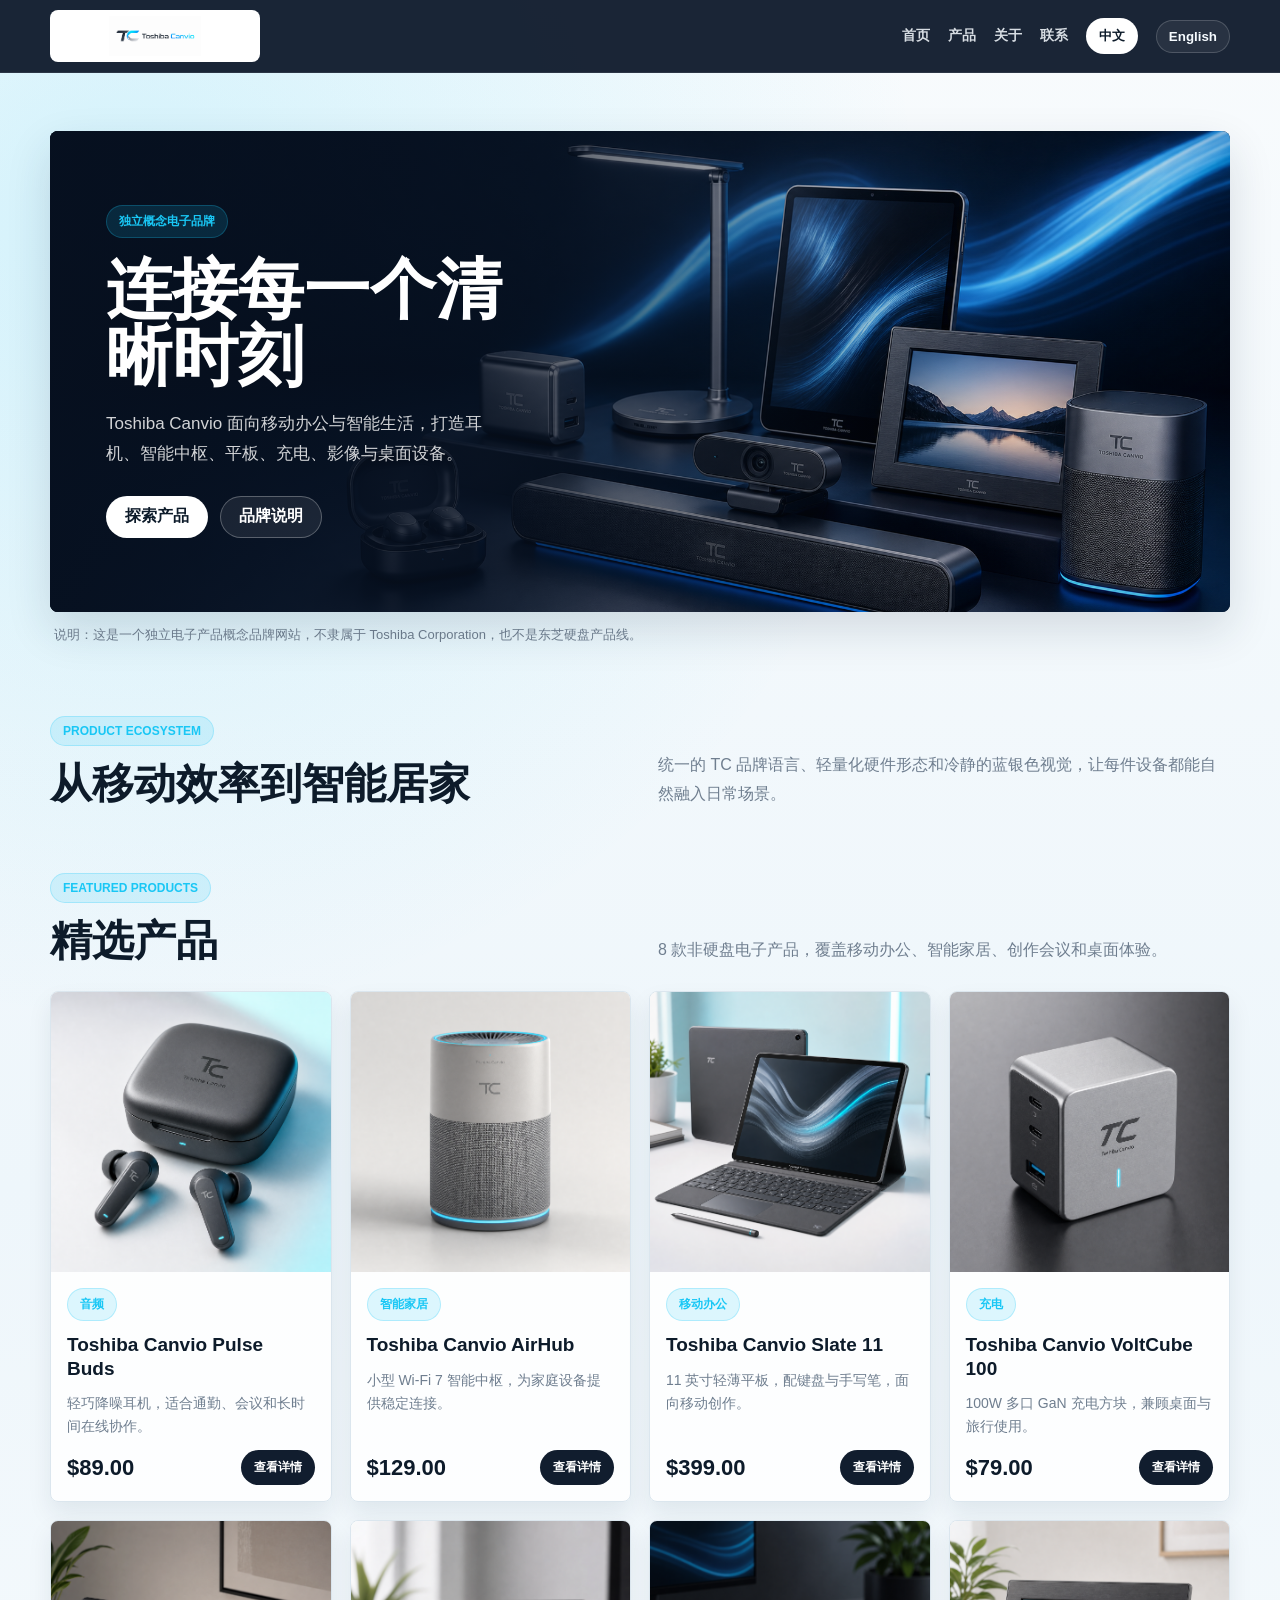
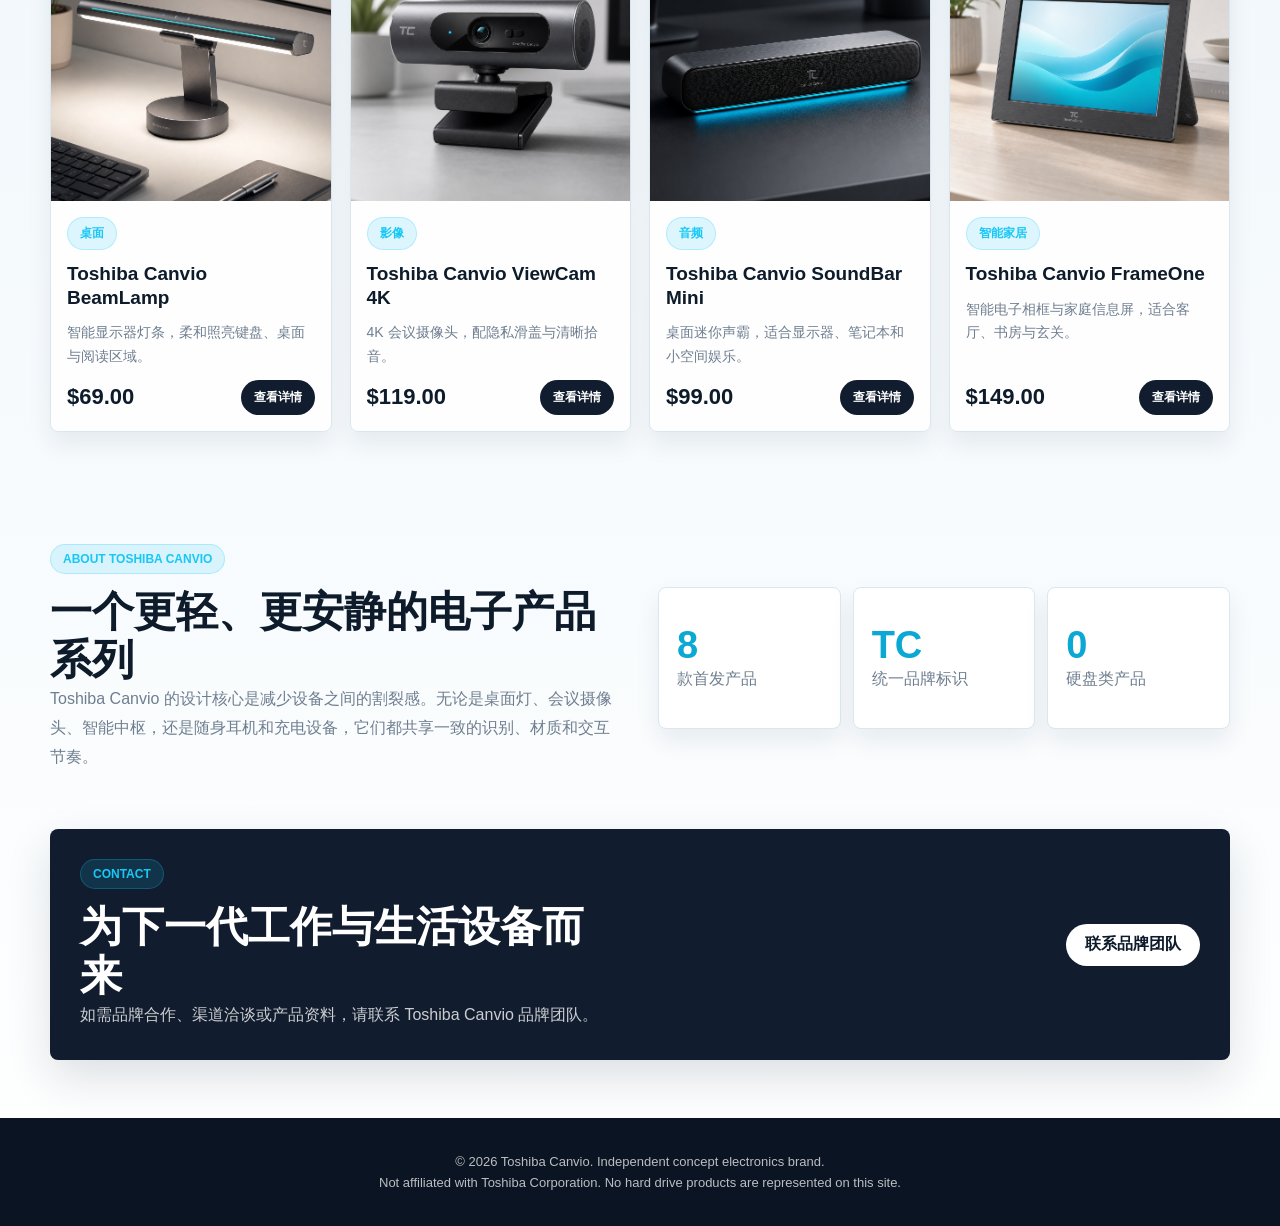
<file: index.html>
<!DOCTYPE html>
<html lang="zh-CN">
<head>
  <meta charset="UTF-8">
  <meta name="viewport" content="width=device-width, initial-scale=1.0">
  <title>Toshiba Canvio | Independent Electronics</title>
  <meta name="description" content="Toshiba Canvio is an independent concept electronics brand for mobile work, smart home, and everyday connected devices.">
  <link rel="stylesheet" href="style.css">
</head>
<body>
  <header class="site-header">
    <nav class="nav-shell" aria-label="Primary navigation">
      <a class="brand-lockup" href="index.html" aria-label="Toshiba Canvio home">
        <img src="assets/toshiba-canvio-logo.png" alt="Toshiba Canvio logo">
      </a>
      <div class="nav-links">
        <a href="#home" data-i18n="nav.home">首页</a>
        <a href="#products" data-i18n="nav.products">产品</a>
        <a href="#about" data-i18n="nav.about">关于</a>
        <a href="#contact" data-i18n="nav.contact">联系</a>
        <button class="lang-toggle active" type="button" data-lang="zh">中文</button>
        <button class="lang-toggle" type="button" data-lang="en">English</button>
      </div>
    </nav>
  </header>

  <main>
    <section class="hero-section" id="home">
      <div class="hero-card">
        <img class="hero-image" src="assets/hero-banner.png" alt="Toshiba Canvio electronics product lineup">
        <div class="hero-copy">
          <span class="eyebrow" data-i18n="hero.eyebrow">独立概念电子品牌</span>
          <h1 data-i18n="hero.title">连接每一个清晰时刻</h1>
          <p data-i18n="hero.body">Toshiba Canvio 面向移动办公与智能生活，打造耳机、智能中枢、平板、充电、影像与桌面设备。</p>
          <div class="hero-actions">
            <a class="primary-btn" href="#products" data-i18n="hero.ctaProducts">探索产品</a>
            <a class="secondary-btn" href="#about" data-i18n="hero.ctaAbout">品牌说明</a>
          </div>
        </div>
      </div>
      <p class="brand-note" data-i18n="hero.note">说明：这是一个独立电子产品概念品牌网站，不隶属于 Toshiba Corporation，也不是东芝硬盘产品线。</p>
    </section>

    <section class="intro-band">
      <div class="intro-grid">
        <div>
          <span class="section-kicker" data-i18n="intro.kicker">Product Ecosystem</span>
          <h2 data-i18n="intro.title">从移动效率到智能居家</h2>
        </div>
        <p data-i18n="intro.body">统一的 TC 品牌语言、轻量化硬件形态和冷静的蓝银色视觉，让每件设备都能自然融入日常场景。</p>
      </div>
    </section>

    <section class="products-section" id="products">
      <div class="section-heading">
        <div>
          <span class="section-kicker" data-i18n="products.kicker">Featured Products</span>
          <h2 data-i18n="products.title">精选产品</h2>
        </div>
        <p data-i18n="products.body">8 款非硬盘电子产品，覆盖移动办公、智能家居、创作会议和桌面体验。</p>
      </div>
      <div class="product-grid" id="productGrid" aria-live="polite"></div>
    </section>

    <section class="about-section" id="about">
      <div class="about-copy">
        <span class="section-kicker" data-i18n="about.kicker">About Toshiba Canvio</span>
        <h2 data-i18n="about.title">一个更轻、更安静的电子产品系列</h2>
        <p data-i18n="about.body">Toshiba Canvio 的设计核心是减少设备之间的割裂感。无论是桌面灯、会议摄像头、智能中枢，还是随身耳机和充电设备，它们都共享一致的识别、材质和交互节奏。</p>
      </div>
      <div class="stats-panel" aria-label="Brand highlights">
        <div>
          <strong>8</strong>
          <span data-i18n="about.statProducts">款首发产品</span>
        </div>
        <div>
          <strong>TC</strong>
          <span data-i18n="about.statIdentity">统一品牌标识</span>
        </div>
        <div>
          <strong>0</strong>
          <span data-i18n="about.statDrives">硬盘类产品</span>
        </div>
      </div>
    </section>

    <section class="contact-section" id="contact">
      <div>
        <span class="section-kicker" data-i18n="contact.kicker">Contact</span>
        <h2 data-i18n="contact.title">为下一代工作与生活设备而来</h2>
        <p data-i18n="contact.body">如需品牌合作、渠道洽谈或产品资料，请联系 Toshiba Canvio 品牌团队。</p>
      </div>
      <a class="primary-btn" href="mailto:hello@toshiba-canvio.example" data-i18n="contact.cta">联系品牌团队</a>
    </section>
  </main>

  <footer class="site-footer">
    <p data-i18n="footer.copy">© 2026 Toshiba Canvio. Independent concept electronics brand.</p>
    <p data-i18n="footer.note">Not affiliated with Toshiba Corporation. No hard drive products are represented on this site.</p>
  </footer>

  <script src="product-data.js"></script>
  <script src="site.js"></script>
</body>
</html>
</file>
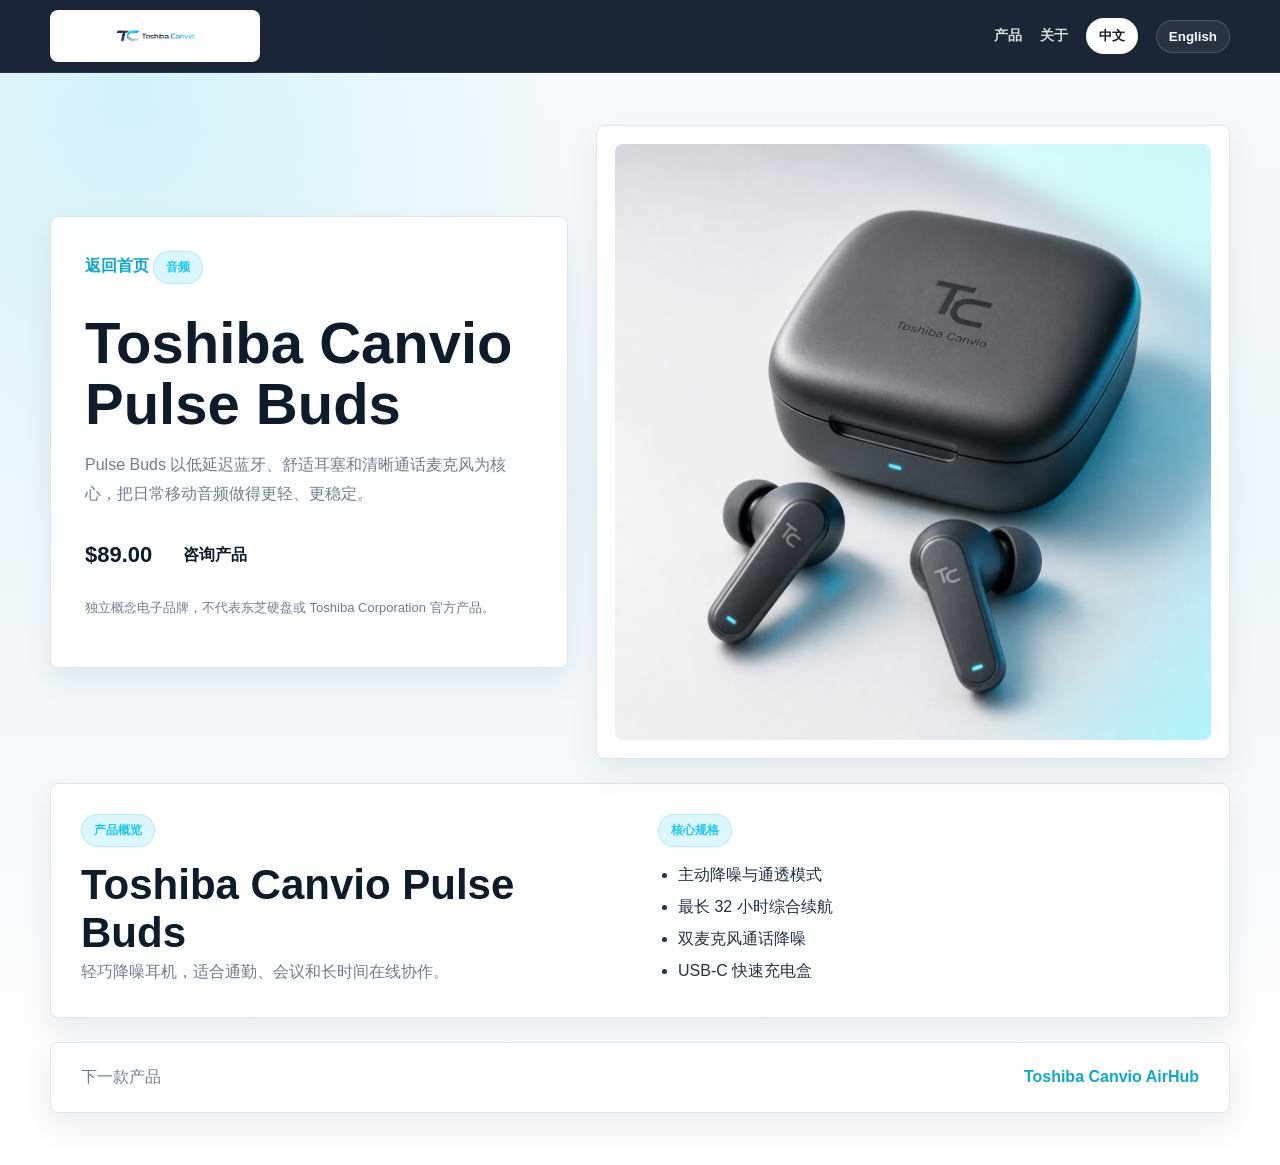
<file: product1.html>
<!DOCTYPE html>
<html lang="zh-CN">
<head>
  <meta charset="UTF-8">
  <meta name="viewport" content="width=device-width, initial-scale=1.0">
  <title>Toshiba Canvio Product | Toshiba Canvio</title>
  <link rel="stylesheet" href="style.css">
</head>
<body class="detail-page">
  <header class="site-header">
    <nav class="nav-shell" aria-label="Primary navigation">
      <a class="brand-lockup" href="index.html"><img src="assets/toshiba-canvio-logo.png" alt="Toshiba Canvio logo"></a>
      <div class="nav-links">
        <a href="index.html#products" data-i18n="nav.products">产品</a>
        <a href="index.html#about" data-i18n="nav.about">关于</a>
        <button class="lang-toggle active" type="button" data-lang="zh">中文</button>
        <button class="lang-toggle" type="button" data-lang="en">English</button>
      </div>
    </nav>
  </header>
  <main class="detail-wrap" data-product-detail="1"></main>
  <script src="product-data.js"></script>
  <script src="site.js"></script>
</body>
</html>
</file>
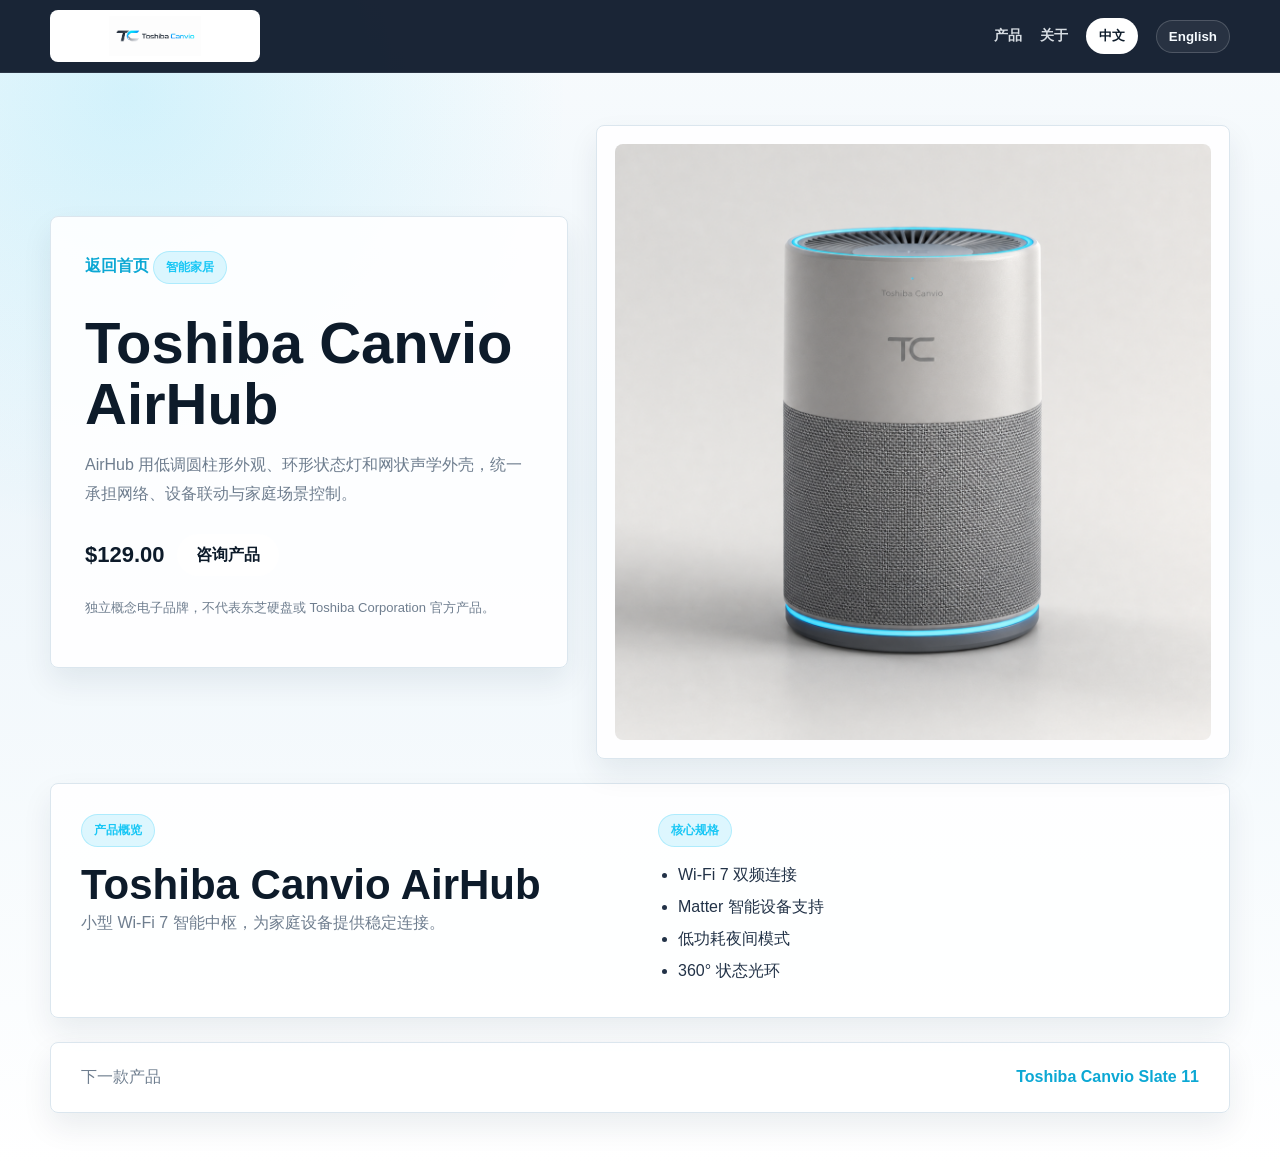
<file: product2.html>
<!DOCTYPE html>
<html lang="zh-CN">
<head>
  <meta charset="UTF-8">
  <meta name="viewport" content="width=device-width, initial-scale=1.0">
  <title>Toshiba Canvio Product | Toshiba Canvio</title>
  <link rel="stylesheet" href="style.css">
</head>
<body class="detail-page">
  <header class="site-header">
    <nav class="nav-shell" aria-label="Primary navigation">
      <a class="brand-lockup" href="index.html"><img src="assets/toshiba-canvio-logo.png" alt="Toshiba Canvio logo"></a>
      <div class="nav-links">
        <a href="index.html#products" data-i18n="nav.products">产品</a>
        <a href="index.html#about" data-i18n="nav.about">关于</a>
        <button class="lang-toggle active" type="button" data-lang="zh">中文</button>
        <button class="lang-toggle" type="button" data-lang="en">English</button>
      </div>
    </nav>
  </header>
  <main class="detail-wrap" data-product-detail="2"></main>
  <script src="product-data.js"></script>
  <script src="site.js"></script>
</body>
</html>
</file>
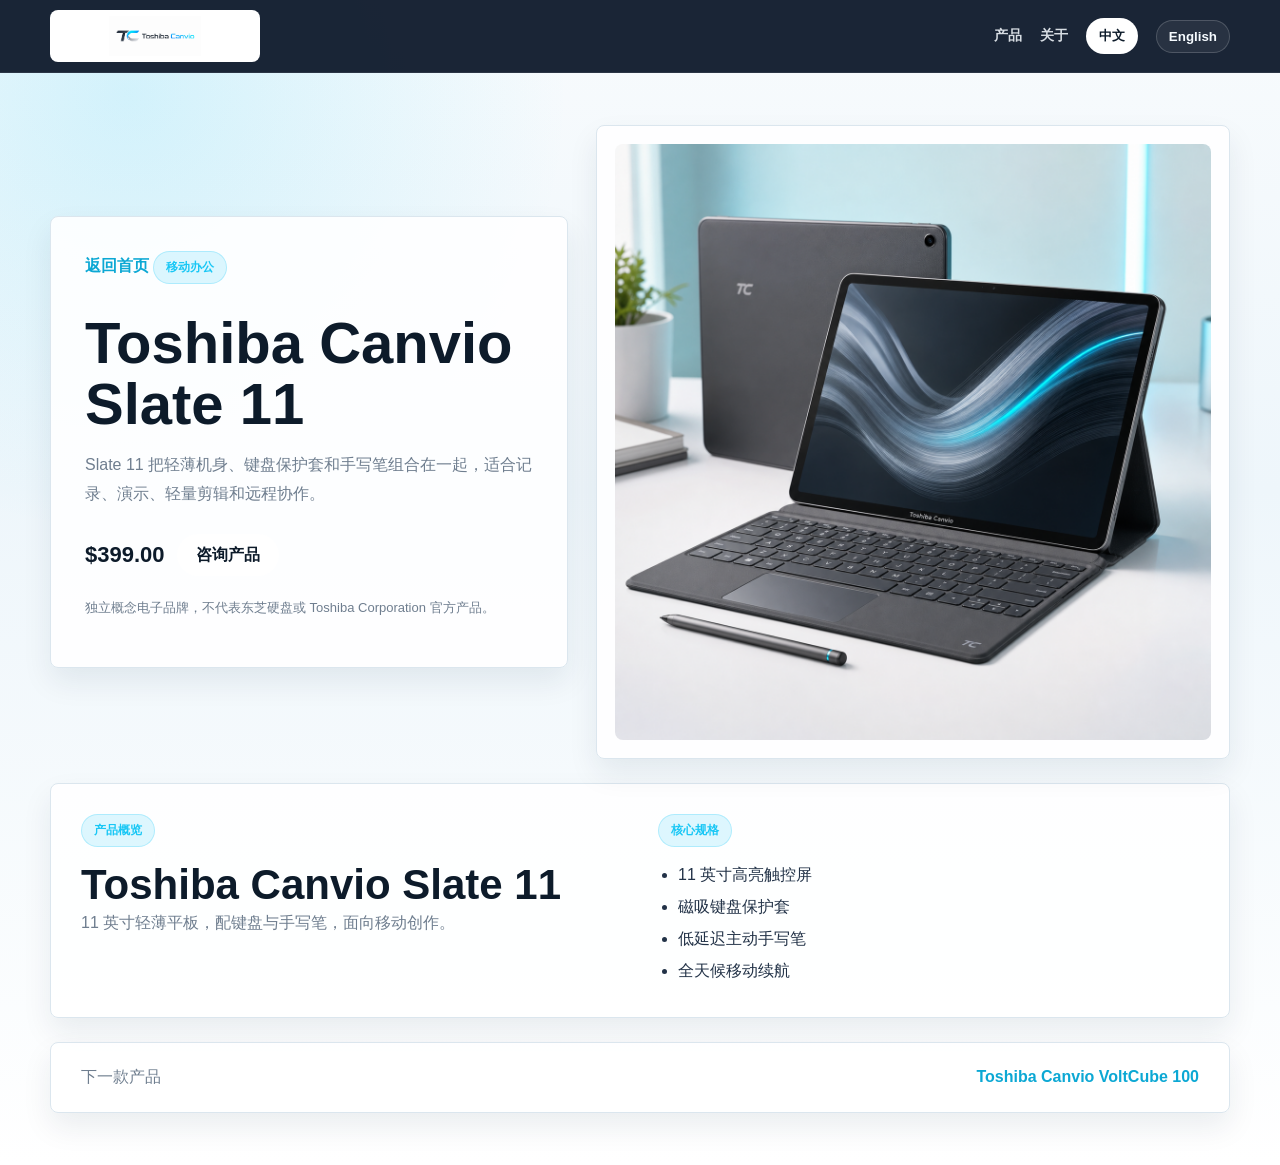
<file: product3.html>
<!DOCTYPE html>
<html lang="zh-CN">
<head>
  <meta charset="UTF-8">
  <meta name="viewport" content="width=device-width, initial-scale=1.0">
  <title>Toshiba Canvio Product | Toshiba Canvio</title>
  <link rel="stylesheet" href="style.css">
</head>
<body class="detail-page">
  <header class="site-header">
    <nav class="nav-shell" aria-label="Primary navigation">
      <a class="brand-lockup" href="index.html"><img src="assets/toshiba-canvio-logo.png" alt="Toshiba Canvio logo"></a>
      <div class="nav-links">
        <a href="index.html#products" data-i18n="nav.products">产品</a>
        <a href="index.html#about" data-i18n="nav.about">关于</a>
        <button class="lang-toggle active" type="button" data-lang="zh">中文</button>
        <button class="lang-toggle" type="button" data-lang="en">English</button>
      </div>
    </nav>
  </header>
  <main class="detail-wrap" data-product-detail="3"></main>
  <script src="product-data.js"></script>
  <script src="site.js"></script>
</body>
</html>
</file>
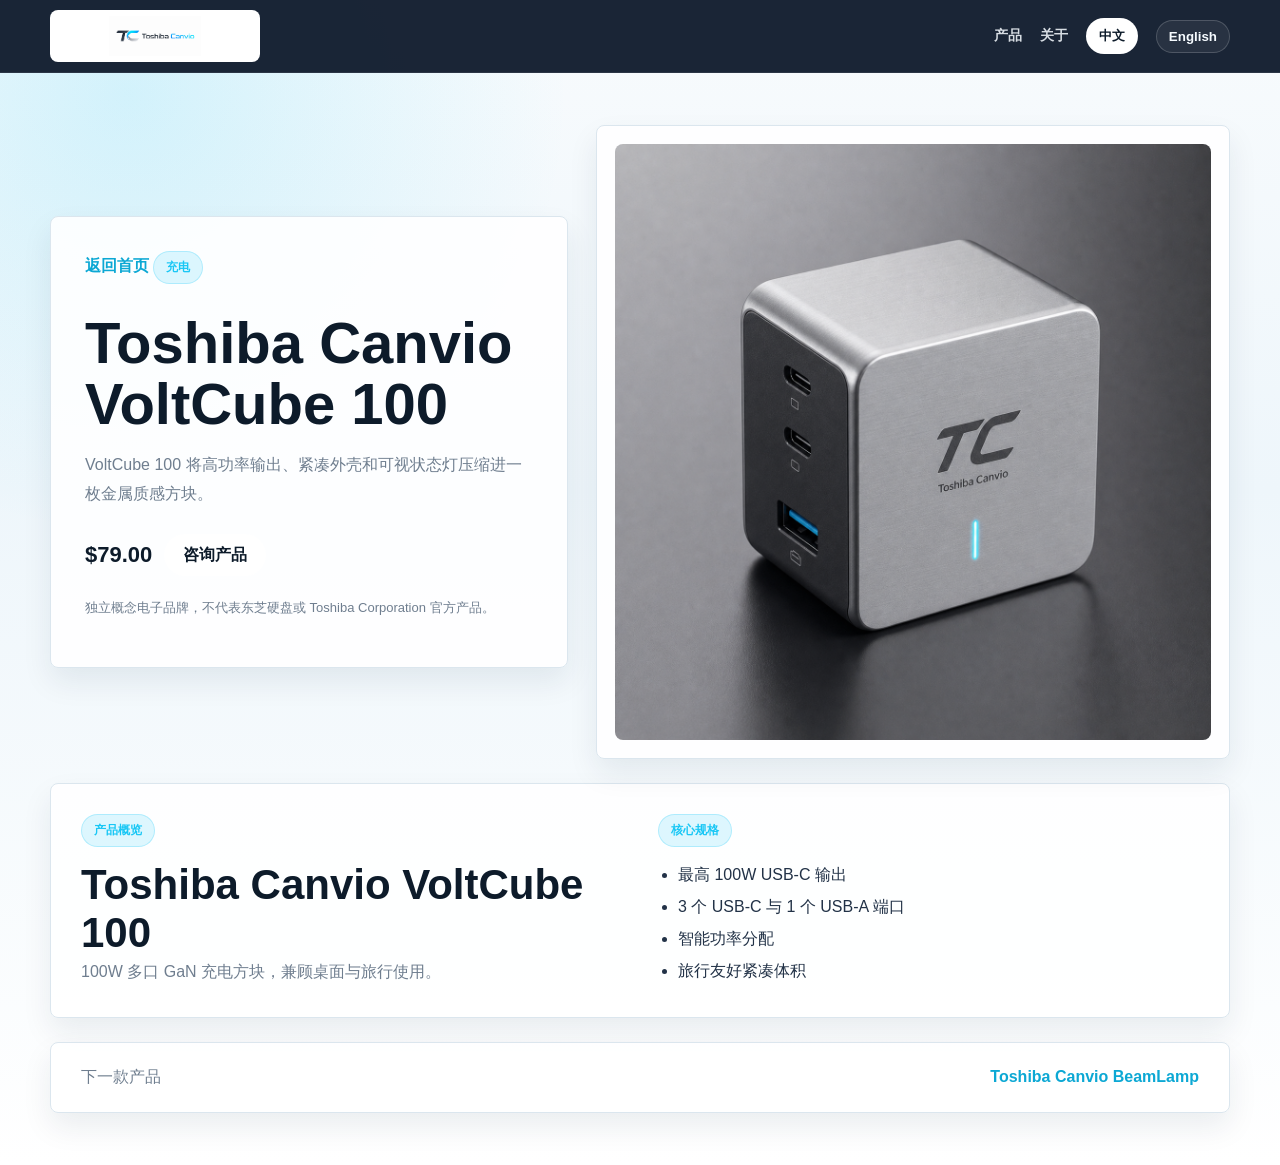
<file: product4.html>
<!DOCTYPE html>
<html lang="zh-CN">
<head>
  <meta charset="UTF-8">
  <meta name="viewport" content="width=device-width, initial-scale=1.0">
  <title>Toshiba Canvio Product | Toshiba Canvio</title>
  <link rel="stylesheet" href="style.css">
</head>
<body class="detail-page">
  <header class="site-header">
    <nav class="nav-shell" aria-label="Primary navigation">
      <a class="brand-lockup" href="index.html"><img src="assets/toshiba-canvio-logo.png" alt="Toshiba Canvio logo"></a>
      <div class="nav-links">
        <a href="index.html#products" data-i18n="nav.products">产品</a>
        <a href="index.html#about" data-i18n="nav.about">关于</a>
        <button class="lang-toggle active" type="button" data-lang="zh">中文</button>
        <button class="lang-toggle" type="button" data-lang="en">English</button>
      </div>
    </nav>
  </header>
  <main class="detail-wrap" data-product-detail="4"></main>
  <script src="product-data.js"></script>
  <script src="site.js"></script>
</body>
</html>
</file>
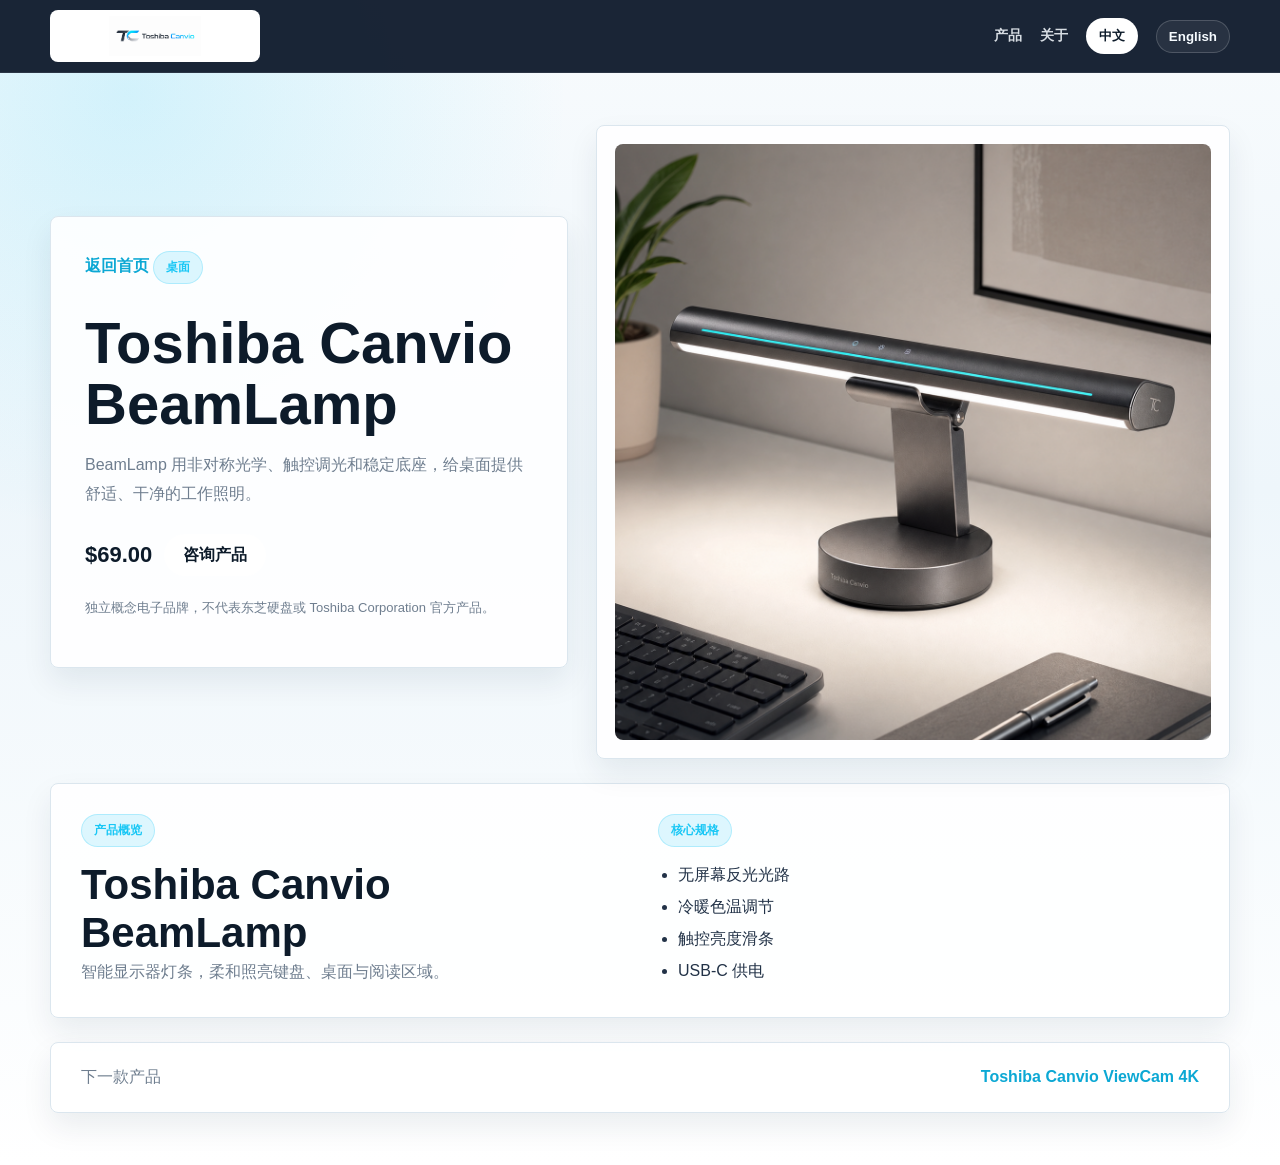
<file: product5.html>
<!DOCTYPE html>
<html lang="zh-CN">
<head>
  <meta charset="UTF-8">
  <meta name="viewport" content="width=device-width, initial-scale=1.0">
  <title>Toshiba Canvio Product | Toshiba Canvio</title>
  <link rel="stylesheet" href="style.css">
</head>
<body class="detail-page">
  <header class="site-header">
    <nav class="nav-shell" aria-label="Primary navigation">
      <a class="brand-lockup" href="index.html"><img src="assets/toshiba-canvio-logo.png" alt="Toshiba Canvio logo"></a>
      <div class="nav-links">
        <a href="index.html#products" data-i18n="nav.products">产品</a>
        <a href="index.html#about" data-i18n="nav.about">关于</a>
        <button class="lang-toggle active" type="button" data-lang="zh">中文</button>
        <button class="lang-toggle" type="button" data-lang="en">English</button>
      </div>
    </nav>
  </header>
  <main class="detail-wrap" data-product-detail="5"></main>
  <script src="product-data.js"></script>
  <script src="site.js"></script>
</body>
</html>
</file>
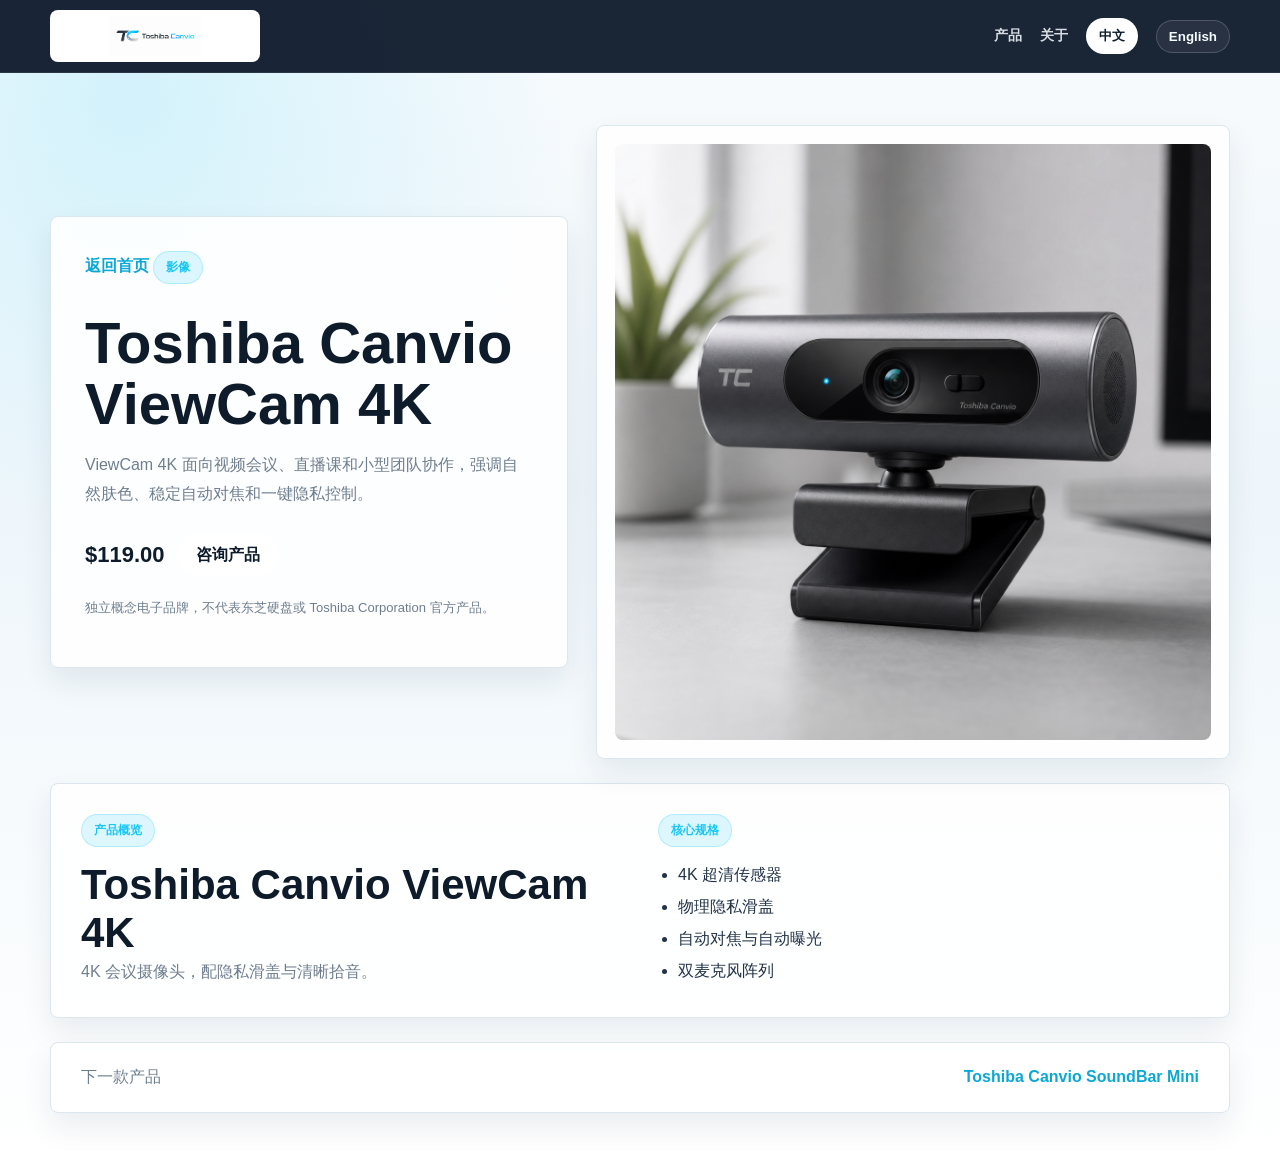
<file: product6.html>
<!DOCTYPE html>
<html lang="zh-CN">
<head>
  <meta charset="UTF-8">
  <meta name="viewport" content="width=device-width, initial-scale=1.0">
  <title>Toshiba Canvio Product | Toshiba Canvio</title>
  <link rel="stylesheet" href="style.css">
</head>
<body class="detail-page">
  <header class="site-header">
    <nav class="nav-shell" aria-label="Primary navigation">
      <a class="brand-lockup" href="index.html"><img src="assets/toshiba-canvio-logo.png" alt="Toshiba Canvio logo"></a>
      <div class="nav-links">
        <a href="index.html#products" data-i18n="nav.products">产品</a>
        <a href="index.html#about" data-i18n="nav.about">关于</a>
        <button class="lang-toggle active" type="button" data-lang="zh">中文</button>
        <button class="lang-toggle" type="button" data-lang="en">English</button>
      </div>
    </nav>
  </header>
  <main class="detail-wrap" data-product-detail="6"></main>
  <script src="product-data.js"></script>
  <script src="site.js"></script>
</body>
</html>
</file>
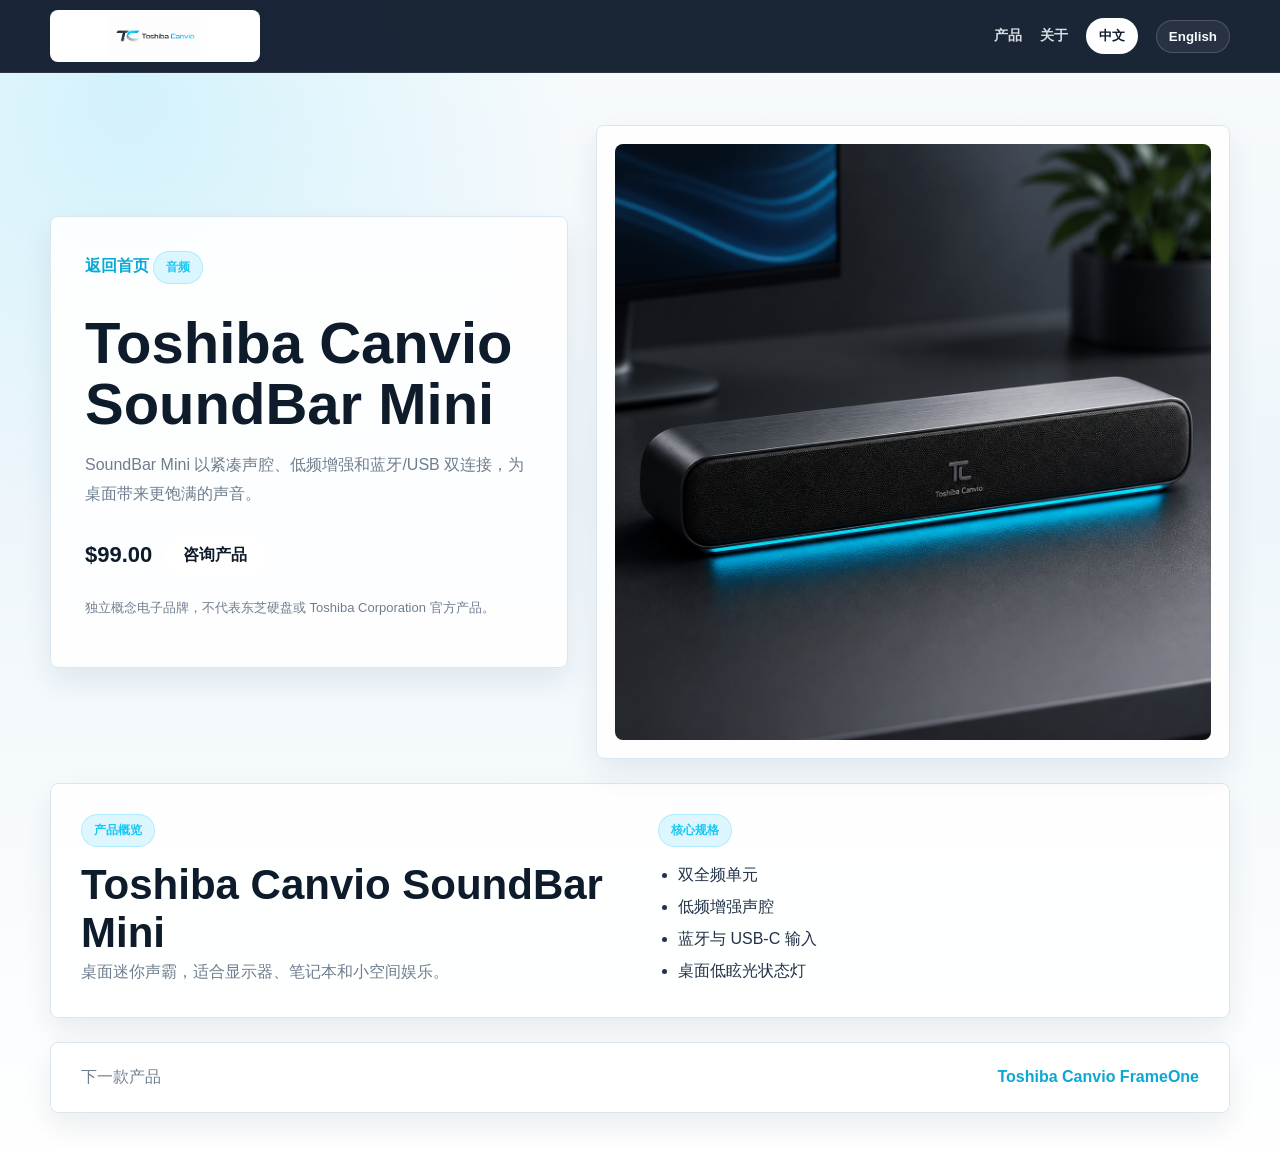
<file: product7.html>
<!DOCTYPE html>
<html lang="zh-CN">
<head>
  <meta charset="UTF-8">
  <meta name="viewport" content="width=device-width, initial-scale=1.0">
  <title>Toshiba Canvio Product | Toshiba Canvio</title>
  <link rel="stylesheet" href="style.css">
</head>
<body class="detail-page">
  <header class="site-header">
    <nav class="nav-shell" aria-label="Primary navigation">
      <a class="brand-lockup" href="index.html"><img src="assets/toshiba-canvio-logo.png" alt="Toshiba Canvio logo"></a>
      <div class="nav-links">
        <a href="index.html#products" data-i18n="nav.products">产品</a>
        <a href="index.html#about" data-i18n="nav.about">关于</a>
        <button class="lang-toggle active" type="button" data-lang="zh">中文</button>
        <button class="lang-toggle" type="button" data-lang="en">English</button>
      </div>
    </nav>
  </header>
  <main class="detail-wrap" data-product-detail="7"></main>
  <script src="product-data.js"></script>
  <script src="site.js"></script>
</body>
</html>
</file>
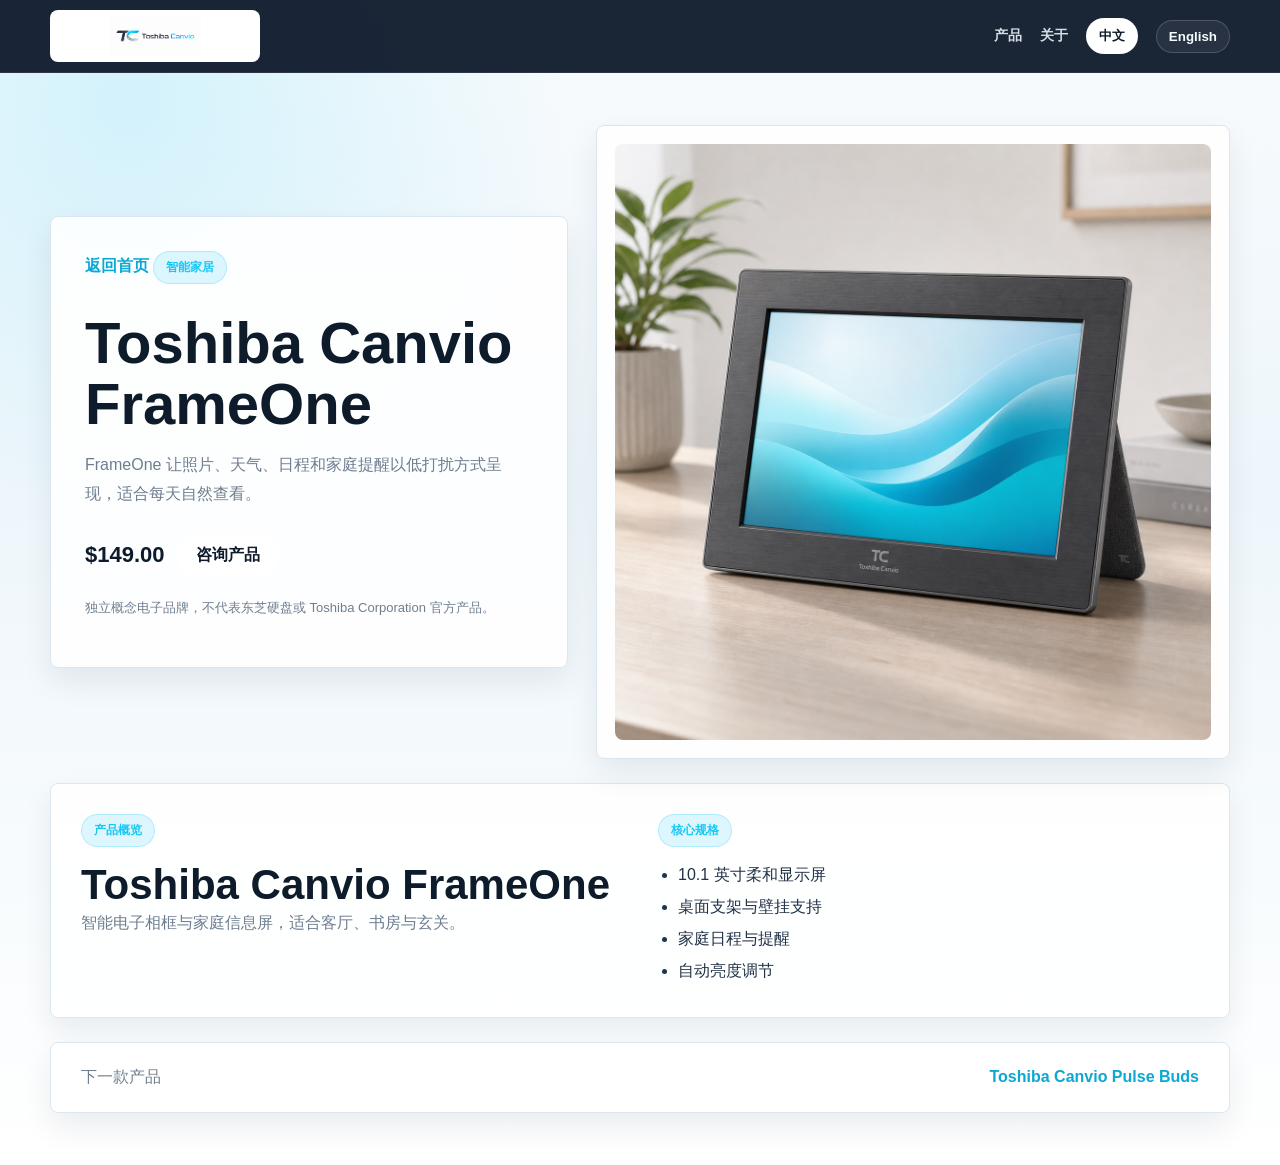
<file: product8.html>
<!DOCTYPE html>
<html lang="zh-CN">
<head>
  <meta charset="UTF-8">
  <meta name="viewport" content="width=device-width, initial-scale=1.0">
  <title>Toshiba Canvio Product | Toshiba Canvio</title>
  <link rel="stylesheet" href="style.css">
</head>
<body class="detail-page">
  <header class="site-header">
    <nav class="nav-shell" aria-label="Primary navigation">
      <a class="brand-lockup" href="index.html"><img src="assets/toshiba-canvio-logo.png" alt="Toshiba Canvio logo"></a>
      <div class="nav-links">
        <a href="index.html#products" data-i18n="nav.products">产品</a>
        <a href="index.html#about" data-i18n="nav.about">关于</a>
        <button class="lang-toggle active" type="button" data-lang="zh">中文</button>
        <button class="lang-toggle" type="button" data-lang="en">English</button>
      </div>
    </nav>
  </header>
  <main class="detail-wrap" data-product-detail="8"></main>
  <script src="product-data.js"></script>
  <script src="site.js"></script>
</body>
</html>
</file>
<file: style.css>
:root {
  --ink: #0d1b2a;
  --ink-soft: #223247;
  --nav: #111d2e;
  --cyan: #19c7f5;
  --cyan-dark: #0ca8d4;
  --paper: #f5f9fc;
  --panel: #ffffff;
  --line: #dbe6ee;
  --muted: #6f7e8f;
  --shadow: 0 18px 45px rgba(20, 40, 65, 0.14);
}

* {
  box-sizing: border-box;
}

html {
  scroll-behavior: smooth;
}

body {
  margin: 0;
  font-family: Arial, "Microsoft YaHei", sans-serif;
  color: var(--ink);
  background:
    radial-gradient(circle at 10% 8%, rgba(25, 199, 245, 0.16), transparent 28%),
    linear-gradient(180deg, #f8fbfd 0%, #eef6fb 42%, #ffffff 100%);
}

a {
  color: inherit;
  text-decoration: none;
}

img {
  display: block;
  max-width: 100%;
}

.site-header {
  position: sticky;
  top: 0;
  z-index: 20;
  background: rgba(17, 29, 46, 0.96);
  border-bottom: 1px solid rgba(255, 255, 255, 0.08);
}

.nav-shell {
  width: min(1180px, calc(100% - 32px));
  min-height: 72px;
  margin: 0 auto;
  display: flex;
  align-items: center;
  justify-content: space-between;
  gap: 24px;
}

.brand-lockup {
  display: flex;
  align-items: center;
  height: 54px;
}

.brand-lockup img {
  width: 210px;
  height: 52px;
  object-fit: contain;
  background: #ffffff;
  border-radius: 8px;
  padding: 6px 10px;
}

.nav-links {
  display: flex;
  align-items: center;
  gap: 18px;
  color: #f6fbff;
  font-size: 14px;
  font-weight: 700;
}

.nav-links a {
  opacity: 0.86;
}

.nav-links a:hover {
  opacity: 1;
}

.lang-toggle {
  border: 1px solid rgba(255, 255, 255, 0.18);
  background: rgba(255, 255, 255, 0.06);
  color: #f6fbff;
  border-radius: 999px;
  padding: 8px 12px;
  font-weight: 700;
  cursor: pointer;
}

.lang-toggle.active {
  background: #ffffff;
  color: var(--ink);
}

.hero-section {
  width: min(1180px, calc(100% - 32px));
  margin: 58px auto 36px;
}

.hero-card {
  position: relative;
  min-height: 470px;
  overflow: hidden;
  border-radius: 8px;
  background: #071121;
  box-shadow: var(--shadow);
}

.hero-image {
  position: absolute;
  inset: 0;
  width: 100%;
  height: 100%;
  object-fit: cover;
}

.hero-card::after {
  content: "";
  position: absolute;
  inset: 0;
  background: linear-gradient(90deg, rgba(7, 17, 33, 0.92) 0%, rgba(7, 17, 33, 0.78) 35%, rgba(7, 17, 33, 0.1) 75%);
}

.hero-copy {
  position: relative;
  z-index: 2;
  width: min(520px, 100%);
  padding: 74px 56px;
  color: #ffffff;
}

.eyebrow,
.section-kicker,
.product-category {
  display: inline-flex;
  align-items: center;
  width: fit-content;
  border-radius: 999px;
  background: rgba(25, 199, 245, 0.14);
  color: var(--cyan);
  border: 1px solid rgba(25, 199, 245, 0.24);
  padding: 7px 12px;
  font-size: 12px;
  font-weight: 800;
  text-transform: uppercase;
}

.hero-copy h1 {
  margin: 18px 0;
  font-size: clamp(38px, 7vw, 66px);
  line-height: 1.02;
}

.hero-copy p {
  margin: 0;
  color: rgba(255, 255, 255, 0.82);
  font-size: 17px;
  line-height: 1.8;
}

.hero-actions,
.detail-actions {
  display: flex;
  align-items: center;
  flex-wrap: wrap;
  gap: 12px;
  margin-top: 26px;
}

.primary-btn,
.secondary-btn {
  display: inline-flex;
  align-items: center;
  justify-content: center;
  min-height: 42px;
  border-radius: 999px;
  padding: 0 18px;
  font-weight: 800;
  border: 1px solid transparent;
}

.primary-btn {
  background: #ffffff;
  color: var(--ink);
}

.secondary-btn {
  color: #ffffff;
  border-color: rgba(255, 255, 255, 0.28);
  background: rgba(255, 255, 255, 0.08);
}

.brand-note {
  margin: 14px 4px 0;
  color: var(--muted);
  font-size: 13px;
}

.intro-band,
.products-section,
.about-section,
.contact-section,
.detail-wrap {
  width: min(1180px, calc(100% - 32px));
  margin: 0 auto;
}

.intro-band {
  padding: 36px 0;
}

.intro-grid,
.section-heading,
.about-section,
.contact-section,
.detail-info {
  display: grid;
  grid-template-columns: 1fr 1fr;
  gap: 36px;
  align-items: end;
}

.intro-grid h2,
.section-heading h2,
.about-copy h2,
.contact-section h2,
.detail-info h2 {
  margin: 14px 0 0;
  font-size: clamp(28px, 4vw, 42px);
  line-height: 1.16;
}

.intro-grid p,
.section-heading p,
.about-copy p,
.contact-section p,
.detail-info p {
  margin: 0;
  color: var(--muted);
  line-height: 1.8;
}

.products-section {
  padding: 28px 0 54px;
}

.product-grid {
  display: grid;
  grid-template-columns: repeat(4, 1fr);
  gap: 18px;
  margin-top: 26px;
}

.product-card {
  display: flex;
  flex-direction: column;
  overflow: hidden;
  background: rgba(255, 255, 255, 0.88);
  border: 1px solid var(--line);
  border-radius: 8px;
  box-shadow: 0 12px 25px rgba(16, 42, 67, 0.08);
}

.product-image-link {
  display: block;
  aspect-ratio: 1 / 1;
  background: #eef5f8;
  overflow: hidden;
}

.product-card img {
  width: 100%;
  height: 100%;
  object-fit: cover;
  transition: transform 180ms ease;
}

.product-card:hover img {
  transform: scale(1.035);
}

.product-card-body {
  display: flex;
  flex: 1;
  flex-direction: column;
  gap: 12px;
  padding: 16px;
}

.product-card h3 {
  margin: 0;
  font-size: 19px;
  line-height: 1.25;
}

.product-card p {
  margin: 0;
  color: var(--muted);
  line-height: 1.65;
  font-size: 14px;
}

.product-meta {
  display: flex;
  align-items: center;
  justify-content: space-between;
  gap: 12px;
  margin-top: auto;
}

.product-meta strong,
.detail-actions strong {
  font-size: 22px;
}

.product-meta a {
  border-radius: 999px;
  padding: 9px 13px;
  background: var(--nav);
  color: #ffffff;
  font-weight: 800;
  font-size: 12px;
}

.about-section {
  align-items: center;
  padding: 58px 0;
}

.stats-panel {
  display: grid;
  grid-template-columns: repeat(3, 1fr);
  gap: 12px;
}

.stats-panel div {
  min-height: 142px;
  display: flex;
  flex-direction: column;
  justify-content: center;
  background: var(--panel);
  border: 1px solid var(--line);
  border-radius: 8px;
  padding: 18px;
  box-shadow: 0 12px 25px rgba(16, 42, 67, 0.08);
}

.stats-panel strong {
  display: block;
  font-size: 38px;
  color: var(--cyan-dark);
}

.stats-panel span {
  color: var(--muted);
  line-height: 1.5;
}

.contact-section {
  align-items: center;
  margin-bottom: 58px;
  padding: 30px;
  border-radius: 8px;
  background: var(--nav);
  color: #ffffff;
  box-shadow: var(--shadow);
}

.contact-section p {
  color: rgba(255, 255, 255, 0.78);
}

.contact-section .primary-btn {
  justify-self: end;
}

.site-footer {
  padding: 30px 16px;
  text-align: center;
  background: #0b1423;
  color: rgba(255, 255, 255, 0.72);
  font-size: 13px;
}

.site-footer p {
  margin: 6px 0;
}

.detail-page {
  min-height: 100vh;
}

.detail-wrap {
  padding: 52px 0;
}

.detail-hero {
  display: grid;
  grid-template-columns: 0.9fr 1.1fr;
  gap: 28px;
  align-items: center;
}

.detail-copy,
.detail-image-panel,
.detail-info,
.next-product {
  background: rgba(255, 255, 255, 0.9);
  border: 1px solid var(--line);
  border-radius: 8px;
  box-shadow: 0 14px 30px rgba(16, 42, 67, 0.08);
}

.detail-copy {
  padding: 34px;
}

.back-link {
  display: inline-flex;
  margin-bottom: 20px;
  color: var(--cyan-dark);
  font-weight: 800;
}

.detail-copy h1 {
  margin: 16px 0;
  font-size: clamp(34px, 5vw, 58px);
  line-height: 1.05;
}

.detail-copy p {
  color: var(--muted);
  line-height: 1.8;
}

.detail-note {
  margin-top: 20px;
  font-size: 13px;
}

.detail-image-panel {
  padding: 18px;
}

.detail-image-panel img {
  width: 100%;
  aspect-ratio: 1 / 1;
  object-fit: cover;
  border-radius: 8px;
}

.detail-info {
  align-items: start;
  margin-top: 24px;
  padding: 30px;
}

.spec-list {
  margin: 12px 0 0;
  padding-left: 20px;
  color: var(--ink-soft);
  line-height: 2;
}

.next-product {
  margin-top: 24px;
  padding: 24px 30px;
  display: flex;
  align-items: center;
  justify-content: space-between;
  gap: 16px;
}

.next-product span {
  color: var(--muted);
}

.next-product a {
  color: var(--cyan-dark);
  font-weight: 900;
}

@media (max-width: 980px) {
  .nav-shell,
  .nav-links {
    flex-wrap: wrap;
    justify-content: center;
  }

  .nav-shell {
    padding: 10px 0;
  }

  .hero-card {
    min-height: 560px;
  }

  .hero-card::after {
    background: linear-gradient(180deg, rgba(7, 17, 33, 0.92) 0%, rgba(7, 17, 33, 0.55) 60%, rgba(7, 17, 33, 0.18) 100%);
  }

  .hero-copy {
    padding: 42px 28px;
  }

  .intro-grid,
  .section-heading,
  .about-section,
  .contact-section,
  .detail-info,
  .detail-hero {
    grid-template-columns: 1fr;
  }

  .product-grid {
    grid-template-columns: repeat(2, 1fr);
  }

  .contact-section .primary-btn {
    justify-self: start;
  }
}

@media (max-width: 600px) {
  .brand-lockup img {
    width: 180px;
  }

  .nav-links {
    gap: 10px;
    font-size: 13px;
  }

  .hero-section,
  .intro-band,
  .products-section,
  .about-section,
  .contact-section,
  .detail-wrap {
    width: min(100% - 20px, 1180px);
  }

  .hero-copy h1 {
    font-size: 38px;
  }

  .product-grid,
  .stats-panel {
    grid-template-columns: 1fr;
  }

  .contact-section,
  .detail-copy,
  .detail-info,
  .next-product {
    padding: 22px;
  }

  .next-product {
    align-items: flex-start;
    flex-direction: column;
  }
}
</file>
